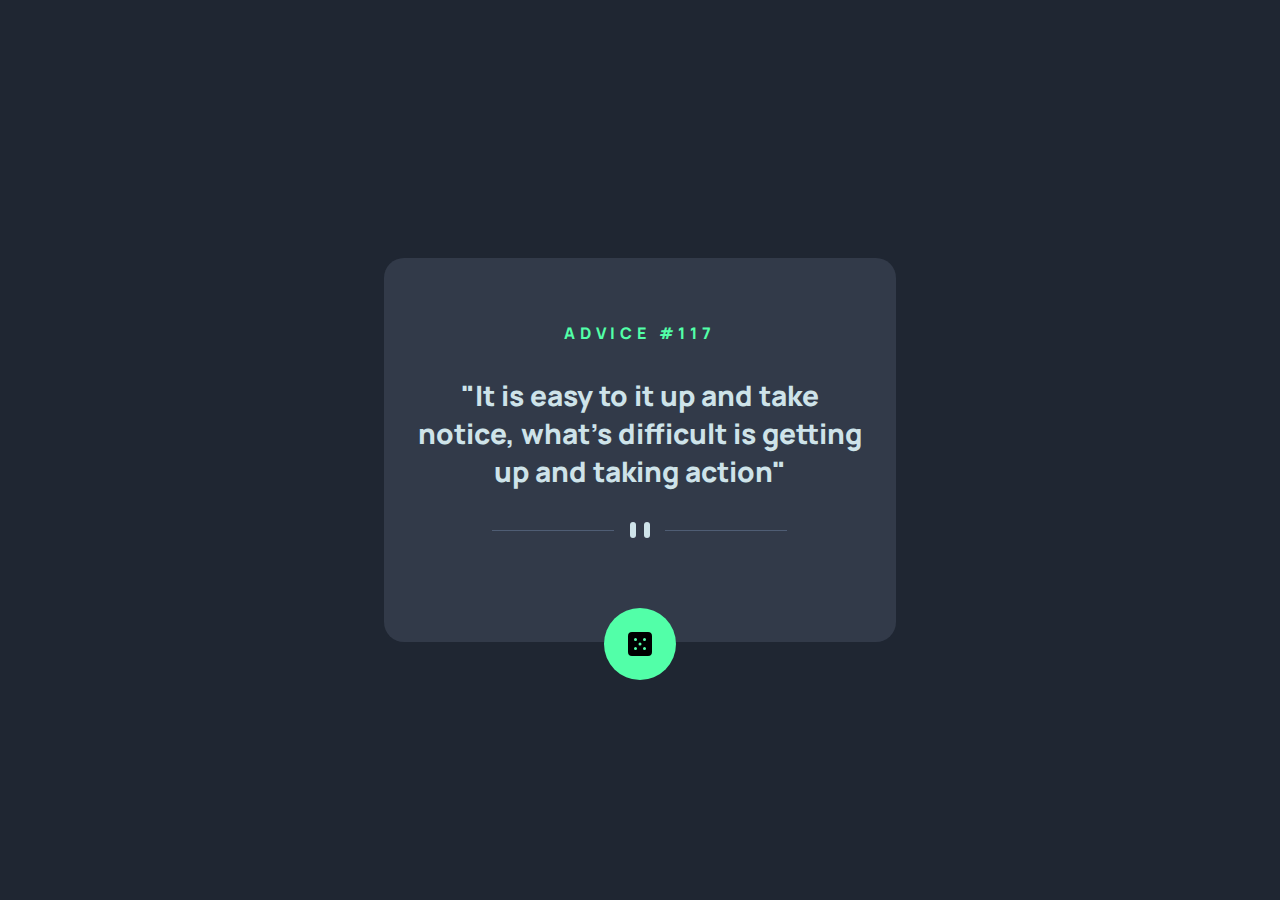
<file: advice-generator-app-main/index.html>
<!DOCTYPE html>
<html lang="en">
  <head>
    <meta charset="UTF-8" />
    <meta name="viewport" content="width=device-width, initial-scale=1.0" />
    <link
      rel="icon"
      type="image/png"
      sizes="32x32"
      href="./images/favicon-32x32.png"
    />
    <link rel="stylesheet" href="css/styles.css" />
    <title>Frontend Mentor | Advice generator app</title>
  </head>
  <body>
    <div class="card">
      <div class="card__texts container">
        <section class="card__subtitle">
          ADVICE #<span class="card__id">117</span>
        </section>
        <p class="card__paragraph">
          "It is easy to it up and take notice, what's difficult is getting up
          and taking action"
        </p>
        <img
          src="images/pattern-divider-mobile.svg"
          alt=""
          class="card__divider"
        />
        <a href="#" class="card__cta">
          <img src="images/icon-dice.svg" alt="" class="card__icon" />
        </a>
      </div>
    </div>

    <script type="module" src="js/index.js"></script>
  </body>
</html>
</file>
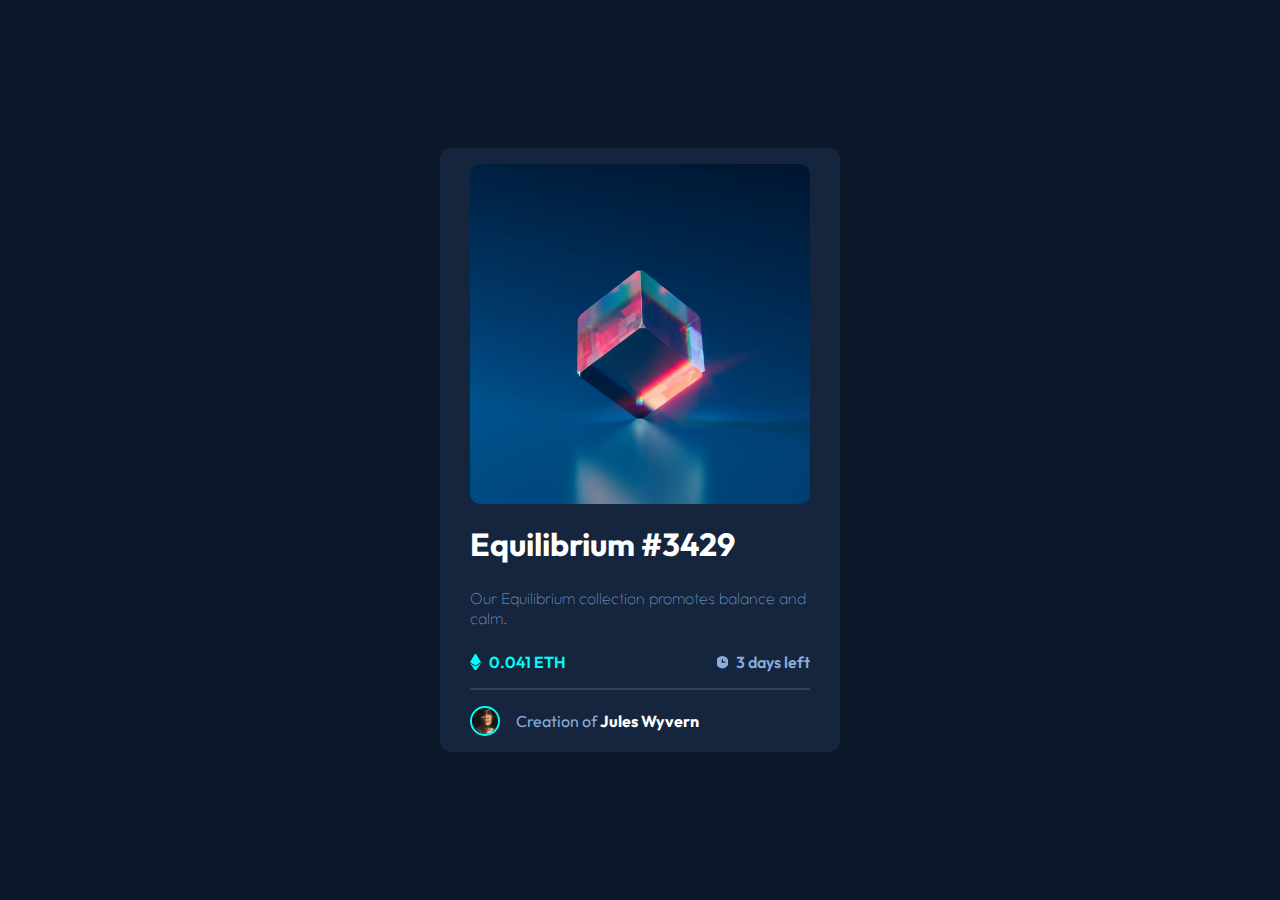
<file: nft-preview-card-component-main/index.html>
<!DOCTYPE html>
<html lang="es">
  <head>
    <meta charset="UTF-8" />
    <meta name="viewport" content="width=device-width, initial-scale=1.0" />
    <link
      rel="icon"
      type="image/png"
      sizes="32x32"
      href="./images/favicon-32x32.png"
    />
    <link rel="stylesheet" href="css/styles.css" />
    <title>Frontend Mentor | NFT preview card component</title>
  </head>
  <body>
    <main class="card">
      <div class="card__picture container">
        <img
          src="images/image-equilibrium.jpg"
          alt="Imagen principal del card"
          class="card__img"
        />
      </div>

      <section class="card__texts container">
        <h1 class="card__title">Equilibrium #3429</h1>
        <p class="card__paragraph">
          Our Equilibrium collection promotes balance and calm.
        </p>
        <div class="card__stats">
          <p class="card__price">0.041 ETH</p>
          <p class="card__time">3 days left</p>
        </div>
      </section>

      <div class="card__footer container">
        <img
          src="images/image-avatar.png"
          alt="Imagen de perfil"
          class="footer__img"
        />
        <p class="footer__text">
          Creation of <span class="footer__name">Jules Wyvern</span>
        </p>
      </div>
    </main>
  </body>
</html>
</file>
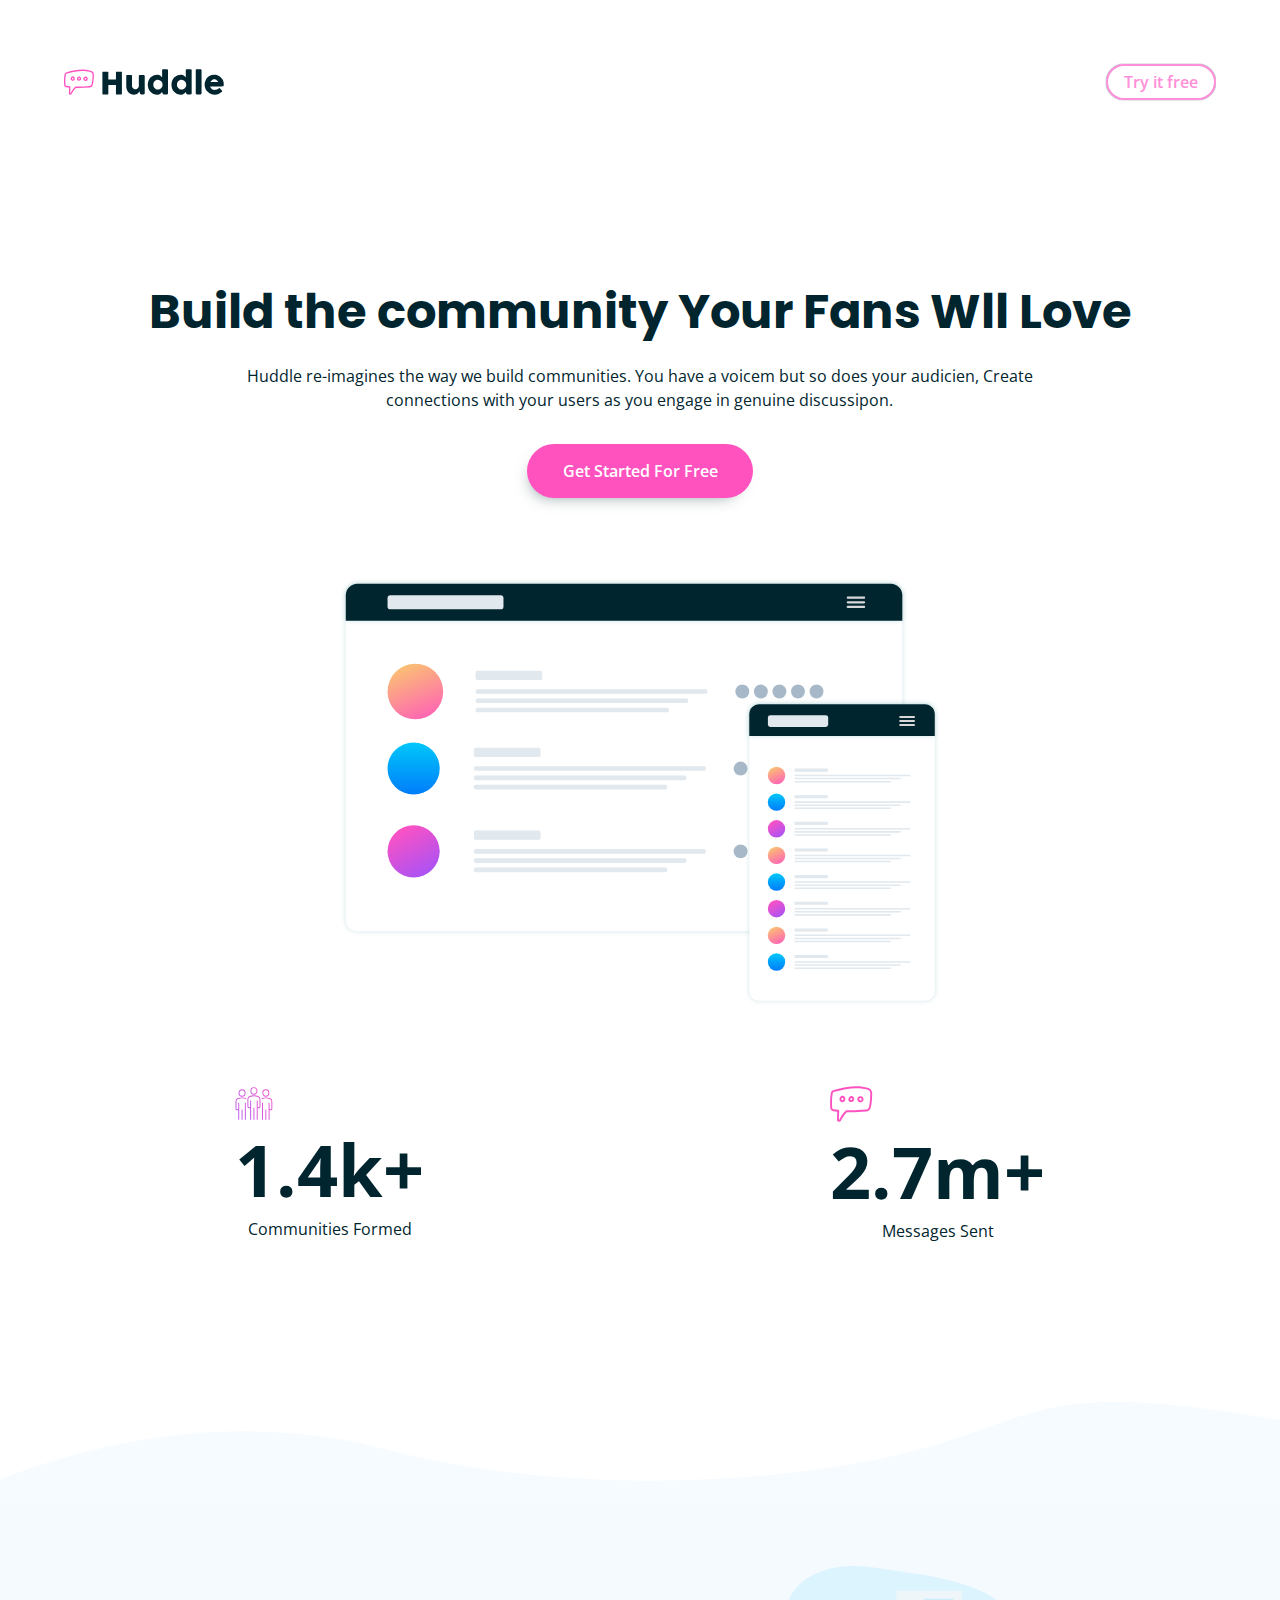
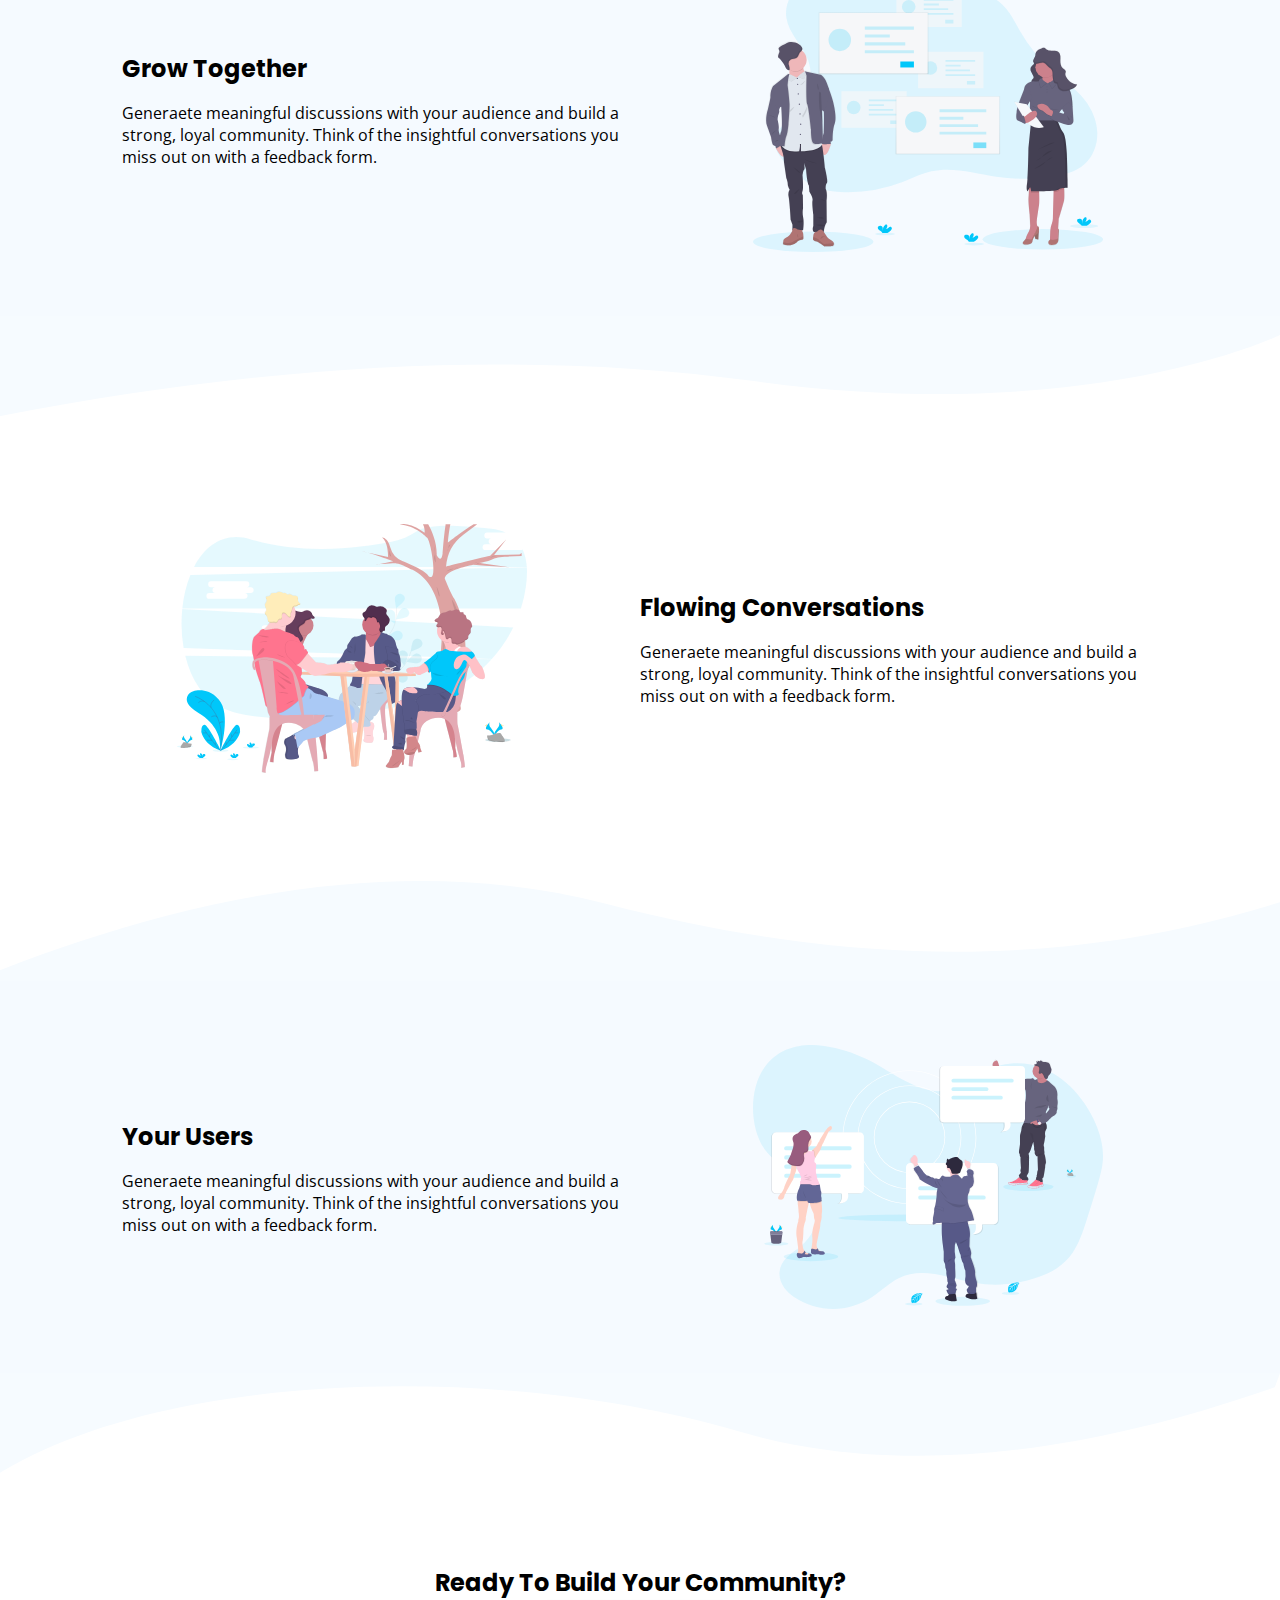
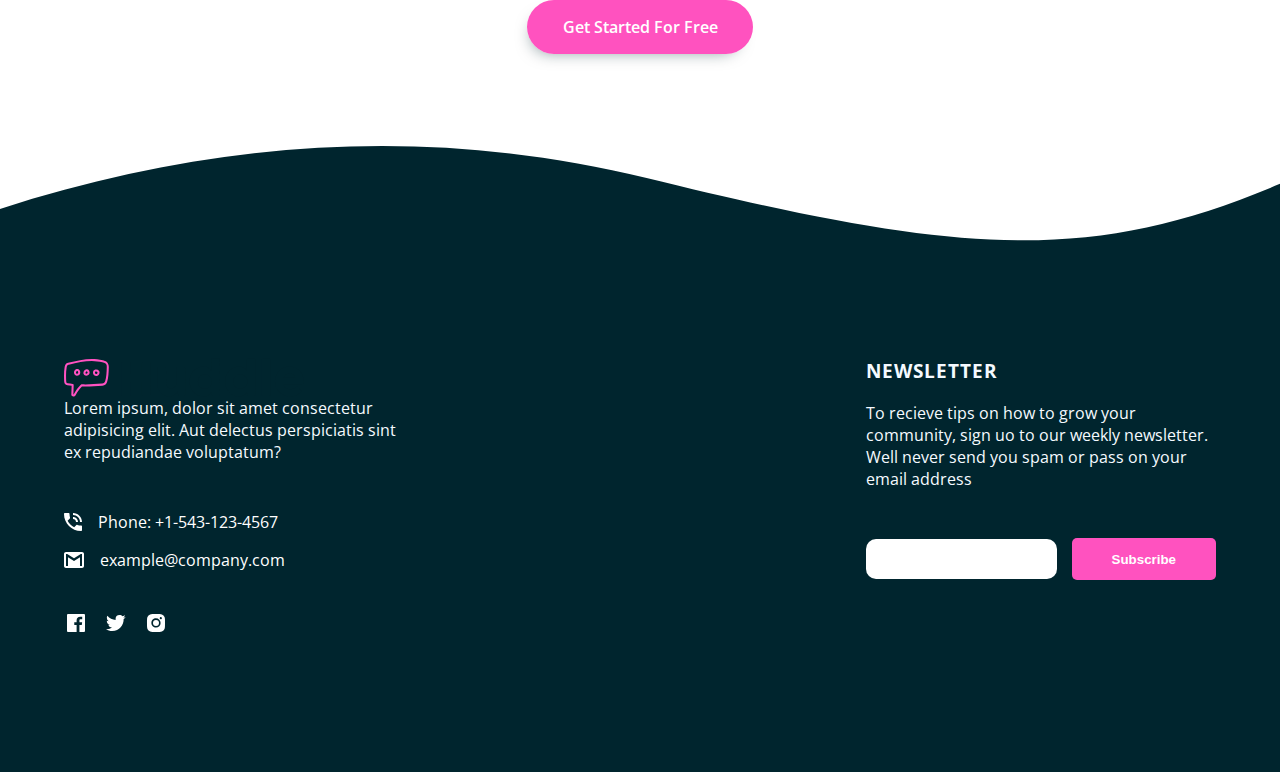
<file: Primer reto/index.html>
<!DOCTYPE html>
<html lang="es">
  <head>
    <meta charset="UTF-8" />
    <meta name="viewport" content="width=device-width, initial-scale=1.0" />
    <link
      rel="icon"
      type="image/png"
      sizes="32x32"
      href="./images/favicon-32x32.png"
    />
    <link rel="stylesheet" href="styles/styles.css">
    <title>Primer reto Frontend Mentor | AlexanderWeb</title>
  </head>
  <body>
    <header class="hero">
      <div class="hero__nav container">
        <figure class="hero__logo">
          <img src="images/logo.svg" alt="Logo" class="hero__huddle" />
        </figure>
        <a href="#" class="hero__cta">Try it free</a>
      </div>


      <div class="hero__main container">
        <div class="hero__texts">
          <h1 class="hero__title">Build the community Your Fans Wll Love</h1>
          <p class="hero__paragraph">
            Huddle re-imagines the way we build communities. You have a voicem
            but so does your audicien, Create connections with your users as you
            engage in genuine discussipon.
          </p>
          <a href="#" class="buttonCta">Get Started For Free</a>
        </div>
        
        <figure class="hero__picture">
          <img
            src="images/screen-mockups.svg"
            alt="Imagen principal del hero main"
            class="hero__img"
          />
        </figure>
  
        <section class="hero__stats">

          <div class="hero__item">
            <img
              src="images/icon-communities.svg"
              alt="ícono de la stats de comunity"
              class="hero__icon"
            />
            <h3 class="hero__number">1.4k+</h3>
            <p class="hero__name">Communities Formed</p>
          </div>
  
          <div class="hero__item">
              <img
                src="images/icon-messages.svg"
                alt="ícono de la stats de messages" class="hero__icon"
              />
            <h3 class="hero__number">2.7m+</h3>
            <p class="hero__name">Messages Sent</p>
          </div>

        </section>  
      </div>


  
      <div class="wave wave--bottom">

    </header>





    <main class="main">
      <section class="section">
        <div class="section__container container">
          <figure class="section__picture">
            <img
              src="images/illustration-grow-together.svg"
              class="section__img"
            />
          </figure>

          <div class="section__texts">
            <h3 class="subtitle">Grow Together</h3>
            <p class="section__paragraph">
              Generaete meaningful discussions with your audience and build a
              strong, loyal community. Think of the insightful conversations you
              miss out on with a feedback form.
            </p>
          </div>
        </div>
      </section>

      <section class="section section--white">
        <div class="section__container section__container--inverse container">
          <figure class="section__picture">
            <img
              src="images/illustration-flowing-conversation.svg"
              class="section__img"
            />
          </figure>

          <div class="section__texts">
            <h3 class="subtitle">Flowing Conversations</h3>
            <p class="section__paragraph">
              Generaete meaningful discussions with your audience and build a
              strong, loyal community. Think of the insightful conversations you
              miss out on with a feedback form.
            </p>
          </div>
        </div>

        <div class="wave wave--top"></div>
        <div class="wave wave--bottom"></div>

      </section>

      <section class="section">

        <div class="section__container container">
          <figure class="section__picture">
            <img
              src="images/illustration-your-users.svg"
              class="section__img"
            />
          </figure>

          <div class="section__texts">
            <h2 class="subtitle">Your Users</h2>
            <p class="section__paragraph">
              Generaete meaningful discussions with your audience and build a
              strong, loyal community. Think of the insightful conversations you
              miss out on with a feedback form.
            </p>
          </div>
        </div>

      </section>

      <section class="question">
        <div class="question__texts container">
          <h2 class="subtitle">Ready To Build Your Community?</h2>
          <a href="#" class="buttonCta">Get Started For Free</a>
        </div>

        <div class="wave wave--top"></div>
        <div class="wave wave--bottom"></div>

        </div>
      </section>
    </main>








    <footer class="footer">
      <div class="footer_container container">

        
        <section class="footer__newsletter">
          <h3 class="footer__title">NEWSLETTER</h3>
          <p class="paragraph">
            To recieve tips on how to grow your community, sign uo to our weekly
            newsletter. Well never send you spam or pass on your email address
          </p>


          <form class="footer__form">
            <input type="email" class="footer__input" />
            <input type="submit" value="Subscribe" class="footer__cta""">
          </form>
        </section>




        <section class="footer__socials">

          <img src="images/logo.svg" alt="Logo del footer" class="footer__img">
 
          <p class="paragraph">
            Lorem ipsum, dolor sit amet consectetur adipisicing elit. Aut delectus perspiciatis sint ex repudiandae voluptatum?
          </p>

          <div class="footer__contact">
            <img src="images/icon-phone.svg" alt="ícono del footer" class="footer__icon--phone">
          </div>
          <div class="footer__contact footer__contact--email">
            <img src="images/icon-email.svg" class="footer__icon--email">
          </div>

          <div class="footer__redes">
            <a href="https://facebook.com" class="footer__link">
              <img src="images/fb.svg" class="footer__icon">
            </a>
            <a href="https://facebook.com" class="footer__link">
              <img src="images/tw.svg" class="footer__icon">
            </a>
            <a href="https://facebook.com" class="footer__link">
              <img src="images/ig.svg" class="footer__icon">
            </a>
          </div>
        </section>


      </div>
    </footer>
  </body>
</html>
</file>
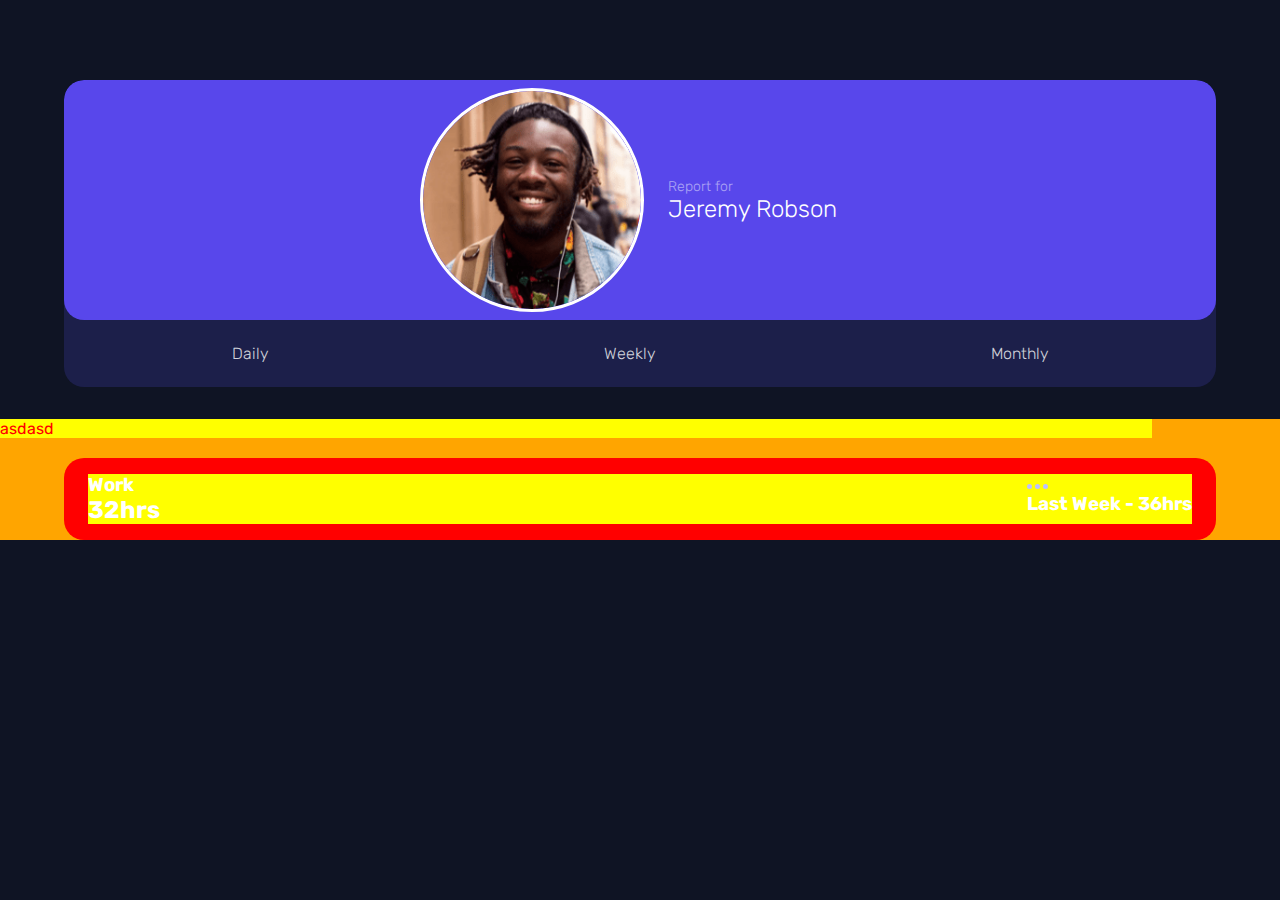
<file: time-tracking-dashboard-main/index.html>
<!DOCTYPE html>
<html lang="es">
  <head>
    <meta charset="UTF-8" />
    <meta name="viewport" content="width=device-width, initial-scale=1.0" />

    <link
      rel="icon"
      type="image/png"
      sizes="32x32"
      href="./images/favicon-32x32.png"
    />
    <link rel="stylesheet" href="css/styles.css" />
    <title>Frontend Mentor | Time tracking dashboard</title>
  </head>
  <body>
    <main class="main">
      <div class="main__card">
        <div class="card__container container">
          <div class="main__bio">
            <picture class="main__picture">
              <img
                src="images/image-jeremy.png"
                alt="Foto de perfil"
                class="main__img"
              />
            </picture>

            <div class="main__datos">
              <h3 class="main__subtitle">Report for</h3>
              <h1 class="main__name">Jeremy Robson</h1>
            </div>
          </div>

          <div class="main__frecuencia">
            <p class="main__periodo">Daily</p>
            <p class="main__periodo">Weekly</p>
            <p class="main__periodo">Monthly</p>
          </div>
        </div>
      </div>

      <!-- <div class="secondary__card">
        <div class="secondary__container container">
          <div class="secondary__time">
            <h3 class="secondary__category">Work</h3>
            <h2 class="secondary__hours">32hrs</h2>
          </div>
          <div class="secondary__before">
            <div class="secondary__icon">
              <img src="images/icon-ellipsis.svg" alt="Icono tres puntos" />
              <div class="secondary__texts">
                <h3 class="secondary__paragraph">Last Week - 36hrs</h3>
              </div>
            </div>
          </div>
        </div>
      </div>

      <div class="secondary__card">
        <div class="secondary__container container">
          <div class="secondary__time">
            <h3 class="secondary__category">Work</h3>
            <h2 class="secondary__hours">32hrs</h2>
          </div>
          <div class="secondary__before">
            <div class="secondary__icon">
              <img src="images/icon-ellipsis.svg" alt="Icono tres puntos" />
              <div class="secondary__texts">
                <h3 class="secondary__paragraph">Last Week - 36hrs</h3>
              </div>
            </div>
          </div>
        </div>
      </div>

      <div class="secondary__card">
        <div class="secondary__container container">
          <div class="secondary__time">
            <h3 class="secondary__category">Work</h3>
            <h2 class="secondary__hours">32hrs</h2>
          </div>
          <div class="secondary__before">
            <div class="secondary__icon">
              <img src="images/icon-ellipsis.svg" alt="Icono tres puntos" />
              <div class="secondary__texts">
                <h3 class="secondary__paragraph">Last Week - 36hrs</h3>
              </div>
            </div>
          </div>
        </div>
      </div>

      <div class="secondary__card">
        <div class="secondary__container container">
          <div class="secondary__time">
            <h3 class="secondary__category">Work</h3>
            <h2 class="secondary__hours">32hrs</h2>
          </div>
          <div class="secondary__before">
            <div class="secondary__icon">
              <img src="images/icon-ellipsis.svg" alt="Icono tres puntos" />
              <div class="secondary__texts">
                <h3 class="secondary__paragraph">Last Week - 36hrs</h3>
              </div>
            </div>
          </div>
        </div>
      </div> -->

      
      <div class="secondary__card">
        <div class="secondary__container container">
          <div class="secondary__texts">
            <div class="secondary__time">
              <h3 class="secondary__category">Work</h3>
              <h2 class="secondary__hours">32hrs</h2>
            </div>
            <div class="secondary__before">
              <div class="secondary__icon">
                <img src="images/icon-ellipsis.svg" alt="Icono tres puntos" />
                <div class="secondary__texts">
                  <h3 class="secondary__paragraph">Last Week - 36hrs</h3>
                </div>
              </div>
            </div>
          </div>
        </div>
      </div>

      <!-- <div class="secondary__card">
        <div class="secondary__container container">
          <div class="secondary__time">
            <h3 class="secondary__category">Work</h3>
            <h2 class="secondary__hours">32hrs</h2>
          </div>
          <div class="secondary__before">
            <div class="secondary__icon">
              <img src="images/icon-ellipsis.svg" alt="Icono tres puntos" />
              <div class="secondary__texts">
                <h3 class="secondary__paragraph">Last Week - 36hrs</h3>
              </div>
            </div>
          </div>
        </div>
      </div> -->
    </main>
  </body>
</html>
</file>
<file: advice-generator-app-main/css/styles.css>
@import url('https://fonts.googleapis.com/css2?family=Manrope:wght@800&display=swap');

:root {
  --light-cyan: hsl(193, 38%, 86%);
  --neon-green: hsl(150, 100%, 66%);
  --grayish-blue: hsl(217, 19%, 38%);
  --dark-grayish-blue: hsl(217, 19%, 24%);
  --dark-blue: hsl(218, 23%, 16%);
}

* {
  margin: 0;
  padding: 0;
  box-sizing: border-box;
}
.container {
  width: 90%;
  margin: 0 auto;
}

body {
  font-family: 'Manrope', sans-serif;
  background-color: var(--dark-blue);
  display: flex;
  align-items: center;
  justify-content: center;
  min-height: 100vh;
}

.card {
  background-color: var(--dark-grayish-blue);
  position: relative;
  width: 90%;
  border-radius: 20px;
}
.card__texts {
  display: flex;
  flex-direction: column;
  align-items: center;
}

.card__subtitle {
  color: var(--neon-green);
  padding-top: 2rem;
  font-weight: 800;
  letter-spacing: 0.3rem;
}

.card__paragraph {
  text-align: center;
  font-size: 28px;
  color: var(--light-cyan);
  font-weight: 800;
  padding: 2rem 0;
}

.card__cta {
  background-color: var(--neon-green);
  padding: 1.5rem;
  border-radius: 50%;
  position: relative;
  bottom: -30px;
  transition: all 0.5s ease;
}

.card__cta:hover {
  box-shadow: 0 0 40px var(--neon-green);
}

.card__icon {
  display: block;
  background-color: var(--neon-green);
}

/*  RESPONSIVE DESIGN   */
@media screen and (min-width: 992px) {
  .card {
    width: 50%;
  }
}

@media screen and (min-width: 1200px) {
  .card {
    width: 40%;
    padding: 2rem 0;
  }
  .card__cta {
    bottom: -70px;
  }
}
</file>
<file: nft-preview-card-component-main/css/styles.css>
@import url('https://fonts.googleapis.com/css2?family=Outfit:wght@300;400;600&display=swap');
* {
  margin: 0;
  padding: 0;
  box-sizing: border-box;
}

:root {
  --soft-blue: hsl(215, 51%, 70%);
  --cyan: hsl(178, 100%, 50%);
  --very-dark-blue: hsl(217, 54%, 11%); /*  PARA EL fondo*/
  --very-dark-blue-hover: hsl(216, 50%, 16%); /*    PARA EL card  */
  --very-dark-blue-line: hsl(215, 32%, 27%); /* PARA LA linea */
  --white: hsl(0, 0%, 100%);
  --padding-container: 1rem 0;
}

body {
  font-family: 'Outfit', sans-serif;
  min-height: 100vh;
  background-color: var(--very-dark-blue);
  display: flex;
  align-items: center;
  /* font-size: 18px; */
}

.container {
  width: 85%;
  max-width: 1200px;
  overflow: hidden;
  margin: 0 auto;
  padding: var(--padding-container);
}

.card {
  width: 90%;
  margin: 0 auto;
  background-color: var(--very-dark-blue-hover);
  max-width: 400px;
  color: var(--white);
  border-radius: 10px;
  box-shadow: -5px 8px 16px 10px var(--very-dark-blue);
}

/*  PICTURE SECTION */
.card__img {
  width: 100%;
  background-position: center;
  background-size: cover;
  border-radius: 10px;
}

/*  MAIN TEXTS SECTION  */
.card__texts {
  padding: 0;
}

.card__texts::after {
  content: '';
  width: 100%;
  display: block;
  border: 1px solid var(--very-dark-blue-line);
  margin-top: 1rem;
}

.card__title {
  font-weight: 700;
}

.card__paragraph {
  color: var(--soft-blue);
  margin: 1.5rem 0;
  font-weight: lighter;
}

.card__stats {
  display: flex;
  justify-content: space-between;
}

.card__price {
  color: var(--cyan);
  font-weight: 600;
  display: flex;
  align-items: center;
}

.card__price::before {
  content: '';
  background-image: url('../images/icon-ethereum.svg');
  background-position: center;
  background-size: cover;
  background-repeat: no-repeat;
  display: inline-block;
  width: 0.7rem;
  height: 1rem;
  margin-right: 0.5rem;
}

.card__time {
  font-weight: 600;
  color: var(--soft-blue);
  display: flex;
  align-items: center;
}

.card__time::before {
  content: '';
  background-image: url('../images/icon-clock.svg');
  background-position: center;
  background-size: cover;
  background-repeat: no-repeat;
  display: inline-block;
  width: 0.7rem;
  height: 1rem;
  line-height: 1rem;
  margin-right: 0.5rem;
}

/*  FOOTER CARD SECTION */
.card__footer {
  display: flex;
  align-items: center;
}

.footer__img {
  width: 30px;
  height: 30px;
  border-radius: 50%;
  border: 2px solid var(--cyan);
}

.footer__text {
  margin-left: 1rem;
  color: var(--soft-blue);
}

.footer__name {
  color: var(--white);
  font-weight: bold;
}
</file>
<file: Primer reto/styles/styles.css>
@import url('https://fonts.googleapis.com/css2?family=DM+Sans:wght@500&family=Open+Sans:wght@400;600;700&family=Roboto&display=swap');
@import url('https://fonts.googleapis.com/css2?family=DM+Sans:wght@500&family=Open+Sans:wght@400;600;700&family=Poppins:wght@700&family=Roboto&display=swap');

* {
  margin: 0;
  padding: 0;
  box-sizing: border-box;
}

:root {
  --padding-container: 4rem 0;
  --pink: hsl(322, 100%, 66%);
  --lightPink: hsl(321, 100%, 78%);
  --lightRed: hsl(0, 100%, 63%);
  --darkCyan: hsl(192, 100%, 9%);
  --paleBlue: hsl(207, 100%, 98%);
  --font-body: 'Open Sans', sans-serif;
  --font-headings: 'Poppins', sans-serif;
}

body {
  font-family: var(--font-body);
}

.container {
  width: 90%;
  max-width: 1200px;
  margin: 0 auto;
  overflow: hidden;
  padding: var(--padding-container);
}

.hero {
  min-height: 100vh;
  position: relative;
  --wave-bottom: url('../images/bg-section-top-mobile-1.svg');
}

.hero__nav {
  display: flex;
  justify-content: space-between;
  align-items: center;
  --padding-container: 4rem 0 3rem;
}

.hero__logo {
  width: 45%;
  max-width: 160px;
}

.hero__huddle {
  width: 100%;
  display: block;
}

.hero__cta {
  border: 2px solid var(--lightPink);
  border-radius: 2em;
  text-decoration: none;
  color: var(--lightPink);
  padding: 0.3em 1em;
  font-weight: 600;
  box-shadow: 0 0 1px var(--darkCyan);
}

.hero__main {
  text-align: center;
  color: var(--darkCyan);
}

.hero__texts {
  display: grid;
  gap: 1em;
}

.hero__title {
  font-family: var(--font-headings);
}

.hero__paragraph {
  width: 90%;
  margin: 0 auto;
  line-height: 1.5;
}

.buttonCta {
  background-color: var(--pink);
  color: #fff;
  text-decoration: none;
  justify-self: center;
  padding: 0.8em 1.8em;
  border-radius: 2em;
  margin-top: 1em;
  font-weight: 600;
  box-shadow: -5px 8px 16px -10px hsla(192, 100%, 9%, 0.5);
}

.hero__picture {
  margin-top: 5em;
}

.hero__img {
  display: block;
  width: 100%;
  max-width: 600px;
  margin: 0 auto;
}

.hero__stats {
  margin-top: 5em;
  display: flex;
  flex-direction: column;
  align-items: center;
  gap: 4rem;
  padding-bottom: 100px;
}

.hero__item {
  overflow: hidden;
  margin-bottom: 2em;
}

.hero__number {
  font-size: 3.5rem;
}

.hero__name {
  text-align: center;
  color: var(--darkCyan);
}

.hero__icon {
  width: 20%;
  display: block;
}

.wave {
  position: absolute;
  width: 100%;
  height: 100px;
  background-repeat: no-repeat;
  background-size: 100% 100px;
}

.wave--bottom {
  left: 0;
  bottom: 0;
  background-image: var(--wave-bottom);
}

.wave--top {
  left: 0;
  top: 0;
  background-image: var(--wave-top);
}

.section {
  background-color: var(--paleBlue);
  --pading-container: 7rem 0;
}

.section--white {
  position: relative;
  --padding-container: 13rem 0;
  background-color: #fff;
  --wave-top: url('../images/bg-section-bottom-mobile-1.svg');
  --wave-bottom: url('../images/bg-section-top-mobile-2.svg');
}
.section__container {
  display: flex;
  flex-direction: column;
}

.section__img {
  width: 100%;
  max-width: 350px;
  display: block;
  margin: 0 auto;
}

.section__texts {
  text-align: center;
  margin-top: 3rem;
}

.subtitle {
  font-family: var(--font-headings);
  margin-bottom: 1rem;
}

.question {
  position: relative;
  text-align: center;
  display: grid;
  --wave-top: url('../images/bg-section-bottom-mobile-2.svg');
  --wave-bottom: url('../images/bg-footer-top-mobile.svg');
  --padding-container: 12rem 0 13rem;
}

.footer {
  background-color: var(--darkCyan);
  color: var(--paleBlue);
}

.footer__title {
  letter-spacing: 1px;
  margin-bottom: 1em;
}

.footer__form {
  margin-top: 2em;
  margin-bottom: 5em;
  display: flex;
  flex-wrap: wrap;
  justify-content: flex-end;
}

.footer__input {
  display: block;
  border: none;
  height: 3.5em;
  width: 100%;
  border-radius: 10px;
  padding: 0 10px;
  font-size: 1rem;
  font-family: var(--font-body);
}

.footer__cta {
  display: inline-block;
  background-color: var(--pink);
  color: #fff;
  border-radius: 5px;
  padding: 1em 3em;
  margin-top: 1em;
  font-weight: 700;
  border: none;
}

.footer__contact {
  margin-top: 1em;
  display: grid;
  grid-auto-flow: column;
  grid-auto-columns: max-content;
  /* gap: 1em; */
  align-items: center;
}

.paragraph {
  margin-bottom: 3em;
}

.footer__contact::after {
  content: 'Phone: +1-543-123-4567';
  color: #fff;
  display: inline-block;
  margin-left: 1rem;
}

.footer__contact--email::after {
  content: 'example@company.com';
}

.footer__redes {
  margin-top: 2.5em;
  display: grid;
  grid-auto-flow: column;
  grid-auto-columns: 40px;
}

@media screen and (min-width: 768px) {
  .hero {
    --wave-bottom: url('../images/bg-section-top-desktop-1.svg');
  }

  .hero__main {
    --padding-container: 8rem 0;
  }

  .hero__title {
    font-size: 3rem;
  }

  .hero__paragraph {
    width: 70%;
  }

  .buttonCta {
    padding: 1em 2.2em;
  }

  .hero__stats {
    flex-direction: row;
    justify-content: space-around;
  }

  .hero__number {
    font-size: 4.5rem;
  }

  .section__container {
    flex-direction: row-reverse;
    align-items: center;
  }

  .section__container--inverse {
    flex-direction: row;
  }
  .section__texts {
    width: 45%;
    text-align: left;
    margin: 0;
  }

  .section__picture {
    width: 50%;
  }

  .section__img {
    width: 100%;
  }

  .subtitle {
    font-size: 1.5rem;
  }

  .section--white {
    --wave-top: url('../images/bg-section-bottom-desktop-1.svg');
    --wave-bottom: url('../images/bg-section-top-desktop-2.svg');
  }

  .question {
    --wave-top: url('../images/bg-section-bottom-desktop-2.svg');
    --wave-bottom: url('../images/bg-footer-top-desktop.svg');
  }

  .footer {
    --padding-container: 7rem 0;
  }
  .footer_container {
    display: flex;
    flex-direction: row-reverse;
    justify-content: space-between;
  }
  .footer__newsletter {
    max-width: 350px;
    width: 50%;
  }

  .footer__socials {
    width: 40%;
    max-width: 350px;
  }

  .footer__form {
    flex-wrap: nowrap;
    align-items: center;
    gap: 15px;
  }

  .footer__input {
    height: 2.5rem;
  }
  .footer__img {
    display: block;
  }
  .footer__cta {
    margin-top: 0;
  }
}
</file>
<file: time-tracking-dashboard-main/css/styles.css>
@import url('https://fonts.googleapis.com/css2?family=Rubik:wght@300;400;500&display=swap');

:root {
  --blue: hsl(246, 80%, 60%);

  --light-red: hsl(15, 100%, 70%);
  --soft-blue: hsl(195, 74%, 62%);
  --light-red: hsl(348, 100%, 68%);
  --lime-green: hsl(145, 58%, 55%);
  --violet: hsl(264, 64%, 52%);
  --soft-orange: hsl(43, 84%, 65%);

  --very-dark-blue: hsl(226, 43%, 10%);
  --dark-blue: hsl(235, 46%, 20%);
  --desaturated-blue: hsl(235, 45%, 61%);
  --pale-blue: hsl(236, 100%, 87%);
}

* {
  margin: 0;
  padding: 0;
  box-sizing: border-box;
  /* outline: 1px solid white; */
}

body {
  font-family: 'Rubik', sans-serif;
  background-color: var(--very-dark-blue);
  color: white;
}
.main {
  margin-top: 5rem;
}
.container {
  width: 90%;
  overflow: hidden;
  margin: 0 auto;
  padding: 1rem 1.5rem;
  background-color: var(--dark-blue);
  border-radius: 20px;
}

.main__card {
}

.card__container {
  display: flex;
  flex-direction: column;
  padding: 0;
  /* background-color: yellow; */
}

.main__bio {
  display: flex;
  align-items: center;
  justify-content: center;
  background-color: var(--blue);
  padding: .5rem 1rem;
  /* background-color: pink; */
  border-radius: 20px;
}

.main__picture {
  /* background-color: yellow; */
  width: 20%;
}
.main__img {
  display: block;
  width: 100%;
  border-radius: 50%;
  border: 3px solid #fff;
}

.main__datos {
  /* background: orange; */
  padding: 2rem 1.5rem;
}

.main__frecuencia {
  display: flex;
  padding: 1.5rem 0;
  justify-content: space-around;
  font-weight: 300;
  opacity: 80%;
}

.main__subtitle {
  opacity: 50%;
  font-size: 14px;
  font-weight: 300;
}

.main__name {
  font-size: 1.5rem;
  font-weight: 300;
}

/*  SECONDARY CARD SECTION  */
.secondary__card {
    background-color: orange;
  margin-top: 2rem;
}

.secondary__texts{
    display: flex;
    justify-content: space-between;
    background-color: yellow;
}

.secondary__container {
  background-color: red;
  /* display: flex;
  justify-content: space-between; */
}




.secondary__card::before{
    
    width: 90%;
    display: block;
    color: red;
    content: 'asdasd';
    background-color: yellow;
    margin-bottom: 20px;
}
</file>
